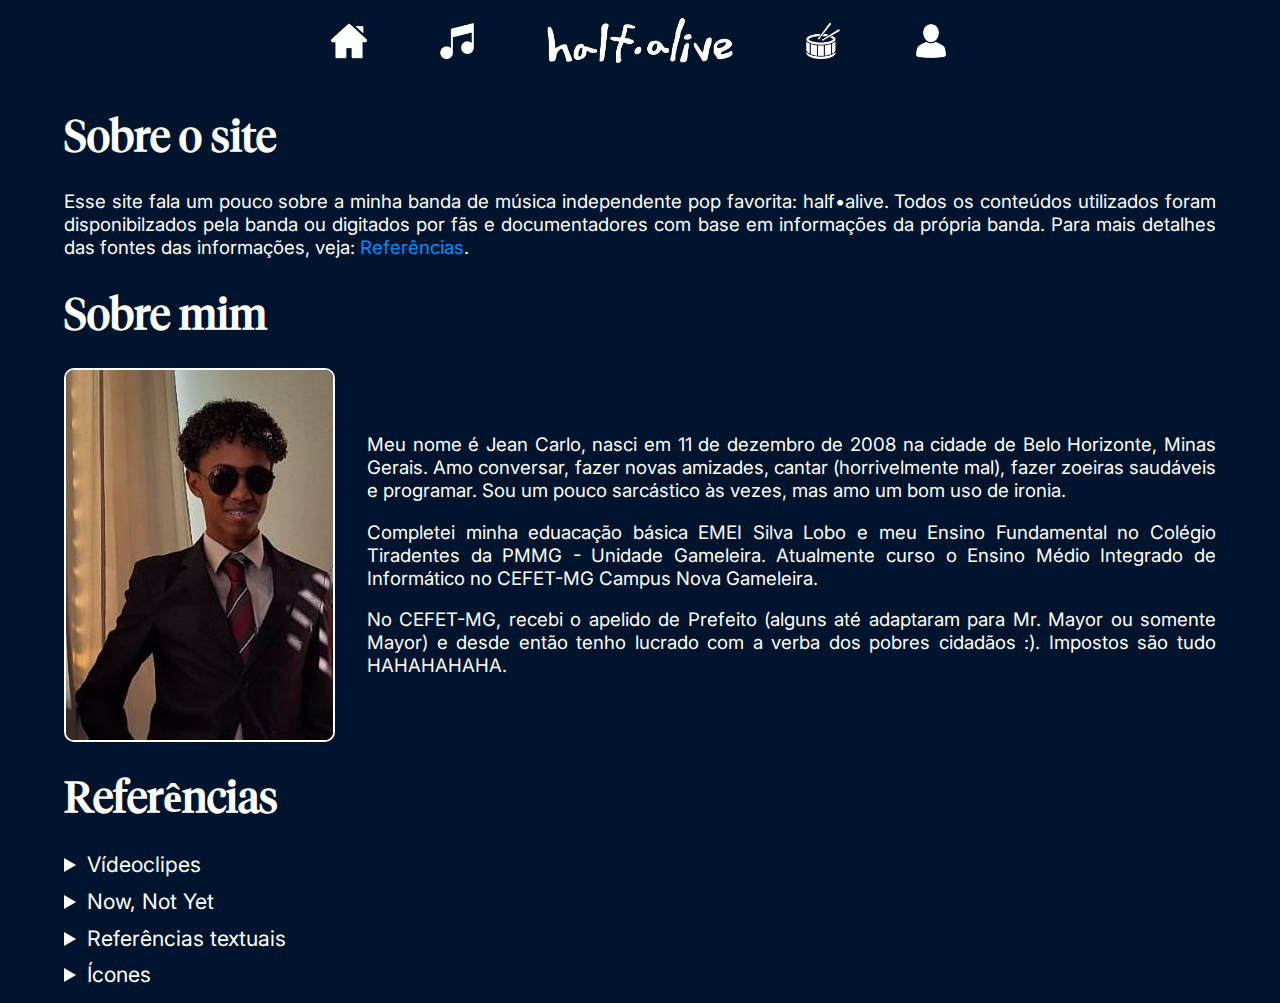
<file: sobre-mim.html>
<!DOCTYPE html>
<html lang="pt-BR">
    <head>
        <meta charset="UTF-8">
        <meta name="viewport" content="width=device-width, initial-scale=1.0">
        <title>half•alive: Sobre mim</title>
        <link rel="icon" href="favicon.webp">
        <link rel="stylesheet" href="estilos/essencial.css">
        <link rel="stylesheet" href="estilos/sobre-mim/sobre-mim.css">
        <link rel="stylesheet" href="estilos/sobre-mim/sobre-mim-small.css" media="(max-width: 800px)">
        <link rel="stylesheet" href="estilos/header/header.css">
        <link rel="stylesheet" href="estilos/header/header-medium.css" media="(min-width: 801px) and (max-width: 1600px)">
        <link rel="stylesheet" href="estilos/header/header-small.css" media="(max-width: 800px)">
    </head>
    <body>
        <header>
            <nav>
                <a href="index.html" class="item-nav">
                    <img src="imagens/icones/inicio.png" alt="">
                    <span class="titulos-nav">Início</span>
                </a>
                <a href="albuns/now-not-yet.html" class="item-nav">
                    <img src="imagens/icones/discografia.png" alt="">
                    <span class="titulos-nav">Now, Not Yet</span>
                </a>
                <img src="imagens/logos/half-alive.png" alt="">
                <a href="" class="item-nav">
                    <img src="imagens/icones/banda.png" alt="">
                    <span class="titulos-nav">Sobre a banda</span>
                </a>
                <a href="sobre-mim.html" class="item-nav">
                    <img src="imagens/icones/eu.png" alt="">
                    <span class="titulos-nav pagina-ativa">Sobre mim</span>
                </a>

                <button id="botao-hamburguer">☰</button>

                <div id="menu-hamburguer">
                    <img src="imagens/logos/half-alive.png" alt="">
                    <a href="index.html" class="item-nav">
                        <img src="imagens/icones/inicio.png" alt="">
                        <span>Início</span>
                    </a>
                    <a href="albuns/now-not-yet.html" class="item-nav">
                        <img src="imagens/icones/discografia.png" alt="">
                        <span>Now, Not Yet</span>
                    </a>
                    <a href="" class="item-nav">
                        <img src="imagens/icones/banda.png" alt="">
                        <span>Sobre a banda</span>
                    </a>
                    <a href="sobre-mim.html" class="item-nav">
                        <img src="imagens/icones/eu.png" alt="">
                        <span class="pagina-ativa">Sobre mim</span>
                    </a>

                    <button id="fechar-menu">←</button>
                </div>
            </nav>
        </header>

        <main>
            <h1>Sobre o site</h1>
            <p>Esse site fala um pouco sobre a minha banda de música independente pop favorita: half•alive. Todos os conteúdos utilizados foram disponibilzados pela banda ou digitados por fãs e documentadores com base em informações da própria banda. Para mais detalhes das fontes das informações, veja: <a href="#referencias">Referências</a>.</p>

            <h1>Sobre mim</h1>
            <section id="sobre-mim">
                <img src="imagens/misc/eu.jpeg" alt="" id="minha-foto">
                <article>
                    <p>Meu nome é Jean Carlo, nasci em 11 de dezembro de 2008 na cidade de Belo Horizonte, Minas Gerais. Amo conversar, fazer novas amizades, cantar (horrivelmente mal), fazer zoeiras saudáveis e programar. Sou um pouco sarcástico às vezes, mas amo um bom uso de ironia.
                    </p>
                    <p>Completei minha eduacação básica EMEI Silva Lobo e meu Ensino Fundamental no Colégio Tiradentes da PMMG - Unidade Gameleira. Atualmente curso o Ensino Médio Integrado de Informático no CEFET-MG Campus Nova Gameleira.</p>
                    <p>No CEFET-MG, recebi o apelido de Prefeito (alguns até adaptaram para Mr. Mayor ou somente Mayor) e desde então tenho lucrado com a verba dos pobres cidadãos :). Impostos são tudo HAHAHAHAHA.</p>
                </article>
            </section>

            <h1 id="referencias">Referências</h1>
            <details>
                <summary>Vídeoclipes</summary>
                <ol>
                    <li><a href="https://youtu.be/ukcrlVnsAvM?si=flESY5ZLaLQIGJXT">Sophie's House</a></li>
                    <li><a href="https://youtu.be/_g8x-ER2n70?si=yFsf2WxfmAnoVduO">Did I Make You Up?</a></li>
                    <li><a href="https://youtu.be/WUbnO5hz_-U?si=b9ebaVft2aPxLy8f">Summerland</a></li>
                    <li><a href="https://youtu.be/KOOhPfMbuIQ?si=vnNyk1JpMnzpTWsG">still feel.</a></li>
                    <li><a href="https://youtu.be/rYInjpV75dY?si=J98_O3hnMF07ZGVH">TIME 2</a></li>
                    <li><a href="https://youtu.be/L1hrCRH8vqM?si=oMqsFho483-vWIWd">Nobody (feat. Dodie)</a></li>
                    <li><a href="https://youtu.be/vyhuxgok3ek?si=yFCAltIMFEzZabVc">What's Wrong</a></li>
                    <li><a href="https://youtu.be/ppIap1BNV0Y?si=KoMZ2ietKPRG8HBQ">Subliminal</a></li>
                </ol>
            </details>
            <details>
                <summary>Now, Not Yet</summary>
                <ol>
                    <li><a href="https://youtu.be/VxE_Peq6v7I?si=fqlN_X-QG242yD8o">ok ok?</a></li>
                    <li><a href="https://youtu.be/2x5Qpk3ZNYU?si=NtfrJMiLsTDgGhHK">RUNAWAY</a></li>
                    <li><a href="https://youtu.be/vfUVd_-TQuA?si=J-9ugBGK7N-da3Sl">Maybe</a></li>
                    <li><a href="https://youtu.be/joeGwyvFlY0?si=hbi60gkWk6uvFEUc">the notion</a></li>
                    <li><a href="https://youtu.be/KOOhPfMbuIQ?si=UWL7AoMEFBiDo0Bc">still feel.</a></li>
                    <li><a href="https://youtu.be/HK-mqyF3dV0?si=2z9GH4ACBzJpD-AR">TrusT</a></li>
                    <li><a href="https://youtu.be/ob2uHIiW3II?si=pEWZ5fvEUswF1q8R">arrow</a></li>
                    <li><a href="https://youtu.be/a0KQfv2_bTs?si=jEhH3e_3hrwhjZhX">Pure Gold</a></li>
                    <li><a href="https://youtu.be/JVS9YBSM2O0?si=z2I4vorHuCw78rv-">ice cold.</a></li>
                    <li><a href="https://youtu.be/gPrZF7ISTYE?si=O6l6jA1DSRyjHu0m">Rest</a></li>
                    <li><a href="https://youtu.be/cpvPZotXofQ?si=50D3Idmu3cE0Y-8T">BREAKFAST</a></li>
                    <li><a href="https://youtu.be/nHNPT_QPQ_U?si=7Ymryntjj1YnvJsq">creature</a></li>
                </ol>
                <ul>
                    <li><a href="https://youtu.be/YwspzJNOudI?si=mwQD_6N0hd70eegL">half•alive - still feel. (Jimmy Kimmel Live!)</a></li>
                    <li><a href="https://www.youtube.com/watch?v=5MZvMEfqxGo">half•alive - NPR Tiny Desk Concert</a></li>
                </ul>
            </details>
            <details>
                <summary>Referências textuais</summary>
                <ul>
                    <li><a href="https://en.wikipedia.org/wiki/Half_Alive_(band)">Wikipedia - Half Alive (band)</a></li>
                    <li><a href="https://half-alive-band.fandom.com/wiki/Half%E2%80%A2alive_Band_Wiki">Fandom - Half•alive Band Wiki</a></li>
                </ul>
            </details>
            <details>
                <summary>Ícones</summary>
                <ul>
                    <li><a href="https://www.flaticon.com/free-icon/home_846551">Freepik - Home free icon</a></li>
                    <li><a href="https://www.flaticon.com/free-icon/musical-note_461146">Freepik - Musical Note free icon</a></li>
                    <li><a href="https://www.flaticon.com/free-icon/drum-kit_12000354">VectorPortal - Drum Kit free icon</a></li>
                    <li><a href="https://www.flaticon.com/free-icon/user_16809335">juicy_fish - User free icon</a></li>
                    <li><a href="https://www.flaticon.com/free-icon/volume-down_6996057">Bharat Icons - Volume Down free icon</a></li>
                    <li><a href="https://www.flaticon.com/free-icon/volume-up_6996058">Bharat Icons - Volume Up free icon</a></li>
                    <li><a href="https://www.flaticon.com/free-icon/play-button_109197">Freepik - Play Button free icon</a></li>
                    <li><a href="https://www.flaticon.com/free-icon/stop_709714">Kiranshastry - Stop free icon</a></li>
                </ul>
            </details>
        </main>

        <script src="scripts/menu.js"></script>
    </body>
</html>
</file>
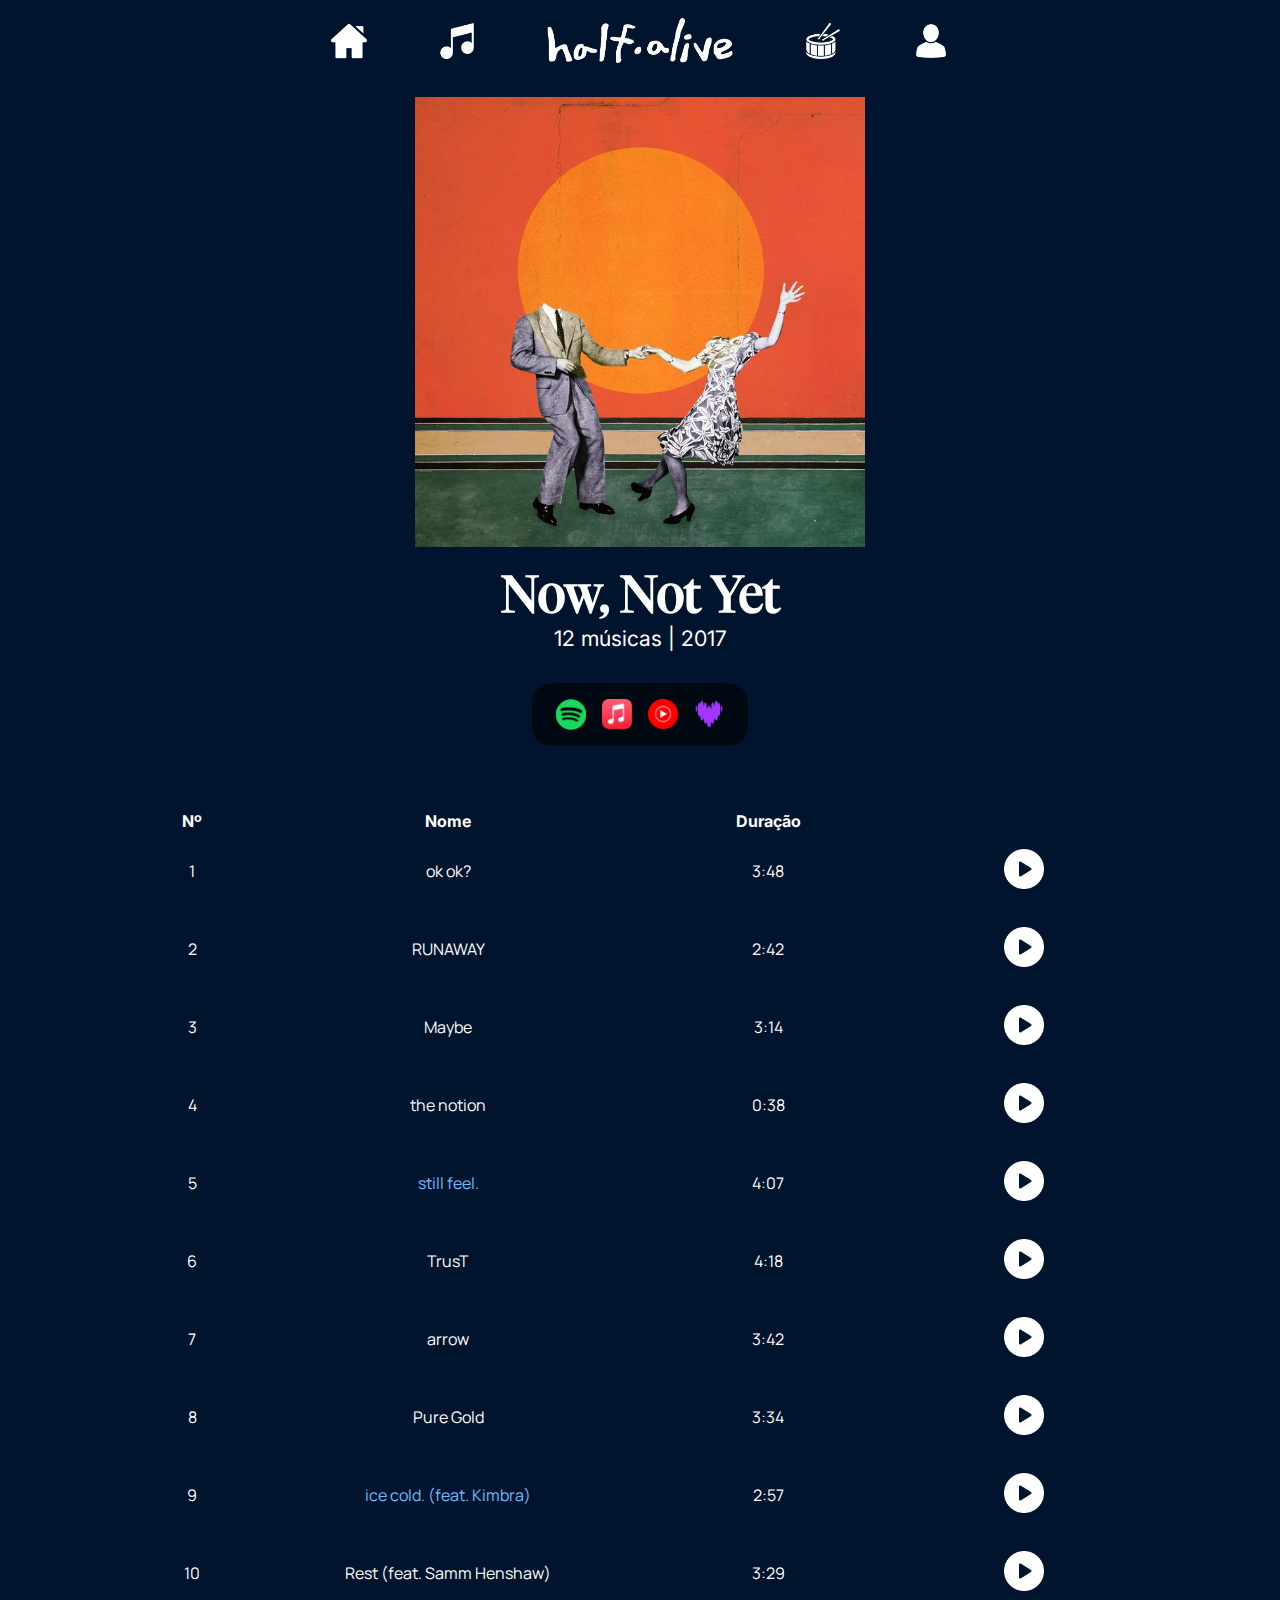
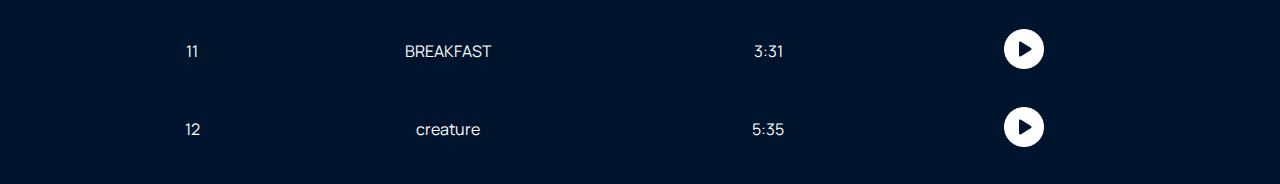
<file: albuns/now-not-yet.html>
<!DOCTYPE html>
<html lang="pt-BR">
    <head>
        <meta charset="UTF-8">
        <meta name="viewport" content="width=device-width, initial-scale=1.0">
        <title>half•alive: Now, Not Yet</title>
        <link rel="icon" href="../favicon.webp">
        <link rel="stylesheet" href="../estilos/essencial.css">
        <link rel="stylesheet" href="../estilos/albuns/albuns.css">
        <link rel="stylesheet" href="../estilos/header/header.css">
        <link rel="stylesheet" href="../estilos/header/header-medium.css" media="(min-width: 801px) and (max-width: 1600px)">
        <link rel="stylesheet" href="../estilos/header/header-small.css" media="(max-width: 800px)">
    </head>
    <body>
        <header>
            <nav>
                <a href="../index.html" class="item-nav">
                    <img src="../imagens/icones/inicio.png" alt="">
                    <span class="titulos-nav">Início</span>
                </a>
                <a href="now-not-yet.html" class="item-nav">
                    <img src="../imagens/icones/discografia.png" alt="">
                    <span class="titulos-nav pagina-ativa">Now, Not Yet</span>
                </a>
                <img src="../imagens/logos/half-alive.png" alt="">
                <a href="" class="item-nav">
                    <img src="../imagens/icones/banda.png" alt="">
                    <span class="titulos-nav">Sobre a banda</span>
                </a>
                <a href="../sobre-mim.html" class="item-nav">
                    <img src="../imagens/icones/eu.png" alt="">
                    <span class="titulos-nav">Sobre mim</span>
                </a>

                <button id="botao-hamburguer">☰</button>

                <div id="menu-hamburguer">
                    <img src="../imagens/logos/half-alive.png" alt="">
                    <a href="../index.html" class="item-nav">
                        <img src="../imagens/icones/inicio.png" alt="">
                        <span>Início</span>
                    </a>
                    <a href="now-not-yet.html" class="item-nav">
                        <img src="../imagens/icones/discografia.png" alt="">
                        <span class="pagina-ativa">Now, Not Yet</span>
                    </a>
                    <a href="" class="item-nav">
                        <img src="../imagens/icones/banda.png" alt="">
                        <span>Sobre a banda</span>
                    </a>
                    <a href="../sobre-mim.html" class="item-nav">
                        <img src="../imagens/icones/eu.png" alt="">
                        <span>Sobre mim</span>
                    </a>

                    <button id="fechar-menu">←</button>
                </div>
            </nav>
        </header>

        <main>
            <img src="../imagens/albuns/now_not_yet.jpg" alt="" id="capa-album">

            <h1>Now, Not Yet</h1>
            <p>12 músicas | 2017</p>
            <div class="streaming-apps">
                <a href="https://open.spotify.com/intl-pt/album/2KSWrd22LGc0Hmqs2Z5i7z" target="_blank">
                    <img src="../imagens/logos/spotify.png" alt="">
                </a>
                <a href="https://music.apple.com/br/album/now-not-yet/1467958791" target="_blank">
                    <img src="../imagens/logos/apple_music.png" alt="">
                </a>
                <a href="https://music.youtube.com/playlist?list=OLAK5uy_kTWy6IETdrAC_a3j8B03G2l0LXYuYr6Ms" target="_blank">
                    <img src="../imagens/logos/yt_music.png" alt="">
                </a>
                <a href="https://www.deezer.com/pt/album/106079792" target="_blank">
                    <img src="../imagens/logos/deezer.webp" alt="">
                </a>
            </div>

            <table>
                <thead>
                    <tr id="head-texto">
                        <th>Nº</th>
                        <th>Nome</th>
                        <th>Duração</th>
                        <th>&nbsp;</th>
                    </tr>
                    <tr id="head-icones">

                    </tr>
                </thead>
                <tbody>
                    <tr>
                        <td>1</td>
                        <td>ok ok?</td>
                        <td>3:48</td>
                        <td>
                            <button onclick="inicializarAudio(0)"><img src="../imagens/misc/ui/play.png" class="botoes-audio" alt=""></button>
                        </td>
                    </tr>
                    <tr>
                        <td>2</td>
                        <td>RUNAWAY</td>
                        <td>2:42</td>
                        <td>
                            <button onclick="inicializarAudio(1)"><img src="../imagens/misc/ui/play.png" class="botoes-audio" alt=""></button>
                        </td>
                    </tr>
                    <tr>
                        <td>3</td>
                        <td>Maybe</td>
                        <td>3:14</td>
                        <td>
                            <button onclick="inicializarAudio(2)"><img src="../imagens/misc/ui/play.png" class="botoes-audio" alt=""></button>
                        </td>
                    </tr>
                    <tr>
                        <td>4</td>
                        <td>the notion</td>
                        <td>0:38</td>
                        <td>
                            <button onclick="inicializarAudio(3)"><img src="../imagens/misc/ui/play.png" class="botoes-audio" alt=""></button>
                        </td>
                    </tr>
                    <tr>
                        <td>5</td>
                        <td><span onclick="mostrarEasterEgg(1)">still feel.</span></td>
                        <td>4:07</td>
                        <td>
                            <button onclick="inicializarAudio(4)"><img src="../imagens/misc/ui/play.png" class="botoes-audio" alt=""></button>
                        </td>
                    </tr>
                    <tr id="easter-egg1">
                        <td>-</td>
                        <td>still feel. (Jimmy Kimmel Live)</td>
                        <td>4:20</td>
                        <td>
                            <button onclick="inicializarAudio(5)"><img src="../imagens/misc/ui/play.png" class="botoes-audio" alt=""></button>
                        </td>
                    </tr>
                    <tr>
                        <td>6</td>
                        <td>TrusT</td>
                        <td>4:18</td>
                        <td>
                            <button onclick="inicializarAudio(6)"><img src="../imagens/misc/ui/play.png" class="botoes-audio" alt=""></button>
                        </td>
                    </tr>
                    <tr>
                        <td>7</td>
                        <td>arrow</td>
                        <td>3:42</td>
                        <td>
                            <button onclick="inicializarAudio(7)"><img src="../imagens/misc/ui/play.png" class="botoes-audio" alt=""></button>
                        </td>
                    </tr>
                    <tr>
                        <td>8</td>
                        <td>Pure Gold</td>
                        <td>3:34</td>
                        <td>
                            <button onclick="inicializarAudio(8)"><img src="../imagens/misc/ui/play.png" class="botoes-audio" alt=""></button>
                        </td>
                    </tr>
                    <tr>
                        <td>9</td>
                        <td><span onclick="mostrarEasterEgg(2)">ice cold. (feat. Kimbra)</span></td>
                        <td>2:57</td>
                        <td>
                            <button onclick="inicializarAudio(9)"><img src="../imagens/misc/ui/play.png" class="botoes-audio" alt=""></button>
                        </td>
                    </tr>
                    <tr id="easter-egg2">
                        <td>-</td>
                        <td>ice cold. (NPR Tiny Desk Concert)</td>
                        <td>2:51</td>
                        <td>
                            <button onclick="inicializarAudio(10)"><img src="../imagens/misc/ui/play.png" class="botoes-audio" alt=""></button>
                        </td>
                    </tr>
                    <tr>
                        <td>10</td>
                        <td>Rest (feat. Samm Henshaw)</td>
                        <td>3:29</td>
                        <td>
                            <button onclick="inicializarAudio(11)"><img src="../imagens/misc/ui/play.png" class="botoes-audio" alt=""></button>
                        </td>
                    </tr>
                    <tr>
                        <td>11</td>
                        <td>BREAKFAST</td>
                        <td>3:31</td>
                        <td>
                            <button onclick="inicializarAudio(12)"><img src="../imagens/misc/ui/play.png" class="botoes-audio" alt=""></button>
                        </td>
                    </tr>
                    <tr>
                        <td>12</td>
                        <td>creature</td>
                        <td>5:35</td>
                        <td>
                            <button onclick="inicializarAudio(13)"><img src="../imagens/misc/ui/play.png" class="botoes-audio" alt=""></button>
                        </td>
                    </tr>
                </tbody>
            </table>

            <audio src="" id="audio"></audio>
        </main>

        <script src="../scripts/menu.js"></script>
        <script src="../scripts/musicas-albuns.js"></script>
        <script src="../scripts/easter-eggs.js"></script>
        <script type="text/javascript">
            const fontesAudio = [
                "https://jeanc4rlo.github.io/half-alive/audios/ok-ok.mp3",
                "https://jeanc4rlo.github.io/half-alive/audios/runaway.mp3",
                "https://jeanc4rlo.github.io/half-alive/audios/maybe.mp3",
                "https://jeanc4rlo.github.io/half-alive/audios/the-notion.mp3",
                "https://jeanc4rlo.github.io/half-alive/audios/still-feel.mp3",
                "https://jeanc4rlo.github.io/half-alive/audios/still-feel-2.mp3",
                "https://jeanc4rlo.github.io/half-alive/audios/trust.mp3",
                "https://jeanc4rlo.github.io/half-alive/audios/arrow.mp3",
                "https://jeanc4rlo.github.io/half-alive/audios/pure-gold.mp3",
                "https://jeanc4rlo.github.io/half-alive/audios/ice-cold.mp3",
                "https://jeanc4rlo.github.io/half-alive/audios/ice-cold-2.mp3",
                "https://jeanc4rlo.github.io/half-alive/audios/rest.mp3",
                "https://jeanc4rlo.github.io/half-alive/audios/breakfast.mp3",
                "https://jeanc4rlo.github.io/half-alive/audios/creature.mp3"
            ]
        </script>
    </body>
</html>
</file>
<file: estilos/essencial.css>
/* CONFIGURAÇÕES GLOBAIS */

html {
    scroll-behavior: smooth;
}

body {
    margin: 0 5vw 1em;
    background-color: rgb(0, 20, 45);
}

img {
    display: block;
}

a {
    text-decoration: none;
}

summary:hover {
    cursor: pointer;
}

.streaming-apps {
    display: flex;
    background-color: rgba(0, 0, 0, 0.6);
    height: fit-content;
    width: fit-content;
}

/* CORES */

p, h1, summary, details, td, th {
    color: white;
}

a {
    color: rgb(0, 140, 255);
}

main a:hover {
    color: rgb(110, 190, 255);
    text-decoration: underline;
}

main a:active {
    color: rgb(110, 190, 255);
}

.item-nav {
    color: white;
}

#botao-hamburguer {
    color: white;
}

#fechar-menu {
    color: white;
}

/* TAMANHOS DE FONTE */

p {
    font-size: 16pt;
}

h1 {
    font-size: 38pt;
}

details {
    font-size: 16pt;
}

.item-nav {
    font-size: 14pt;
}

#botao-hamburguer {
    font-size: 3vh;
}

#fechar-menu {
    font-size: 26pt;
}

/* FONTES */

h1 {
    font-family: Tiempos Fine, serif;
}

p, summary, th {
    font-family: Inter;
}

details, td {
    font-family: Manrope;
}

#intro-texto p {
    font-weight: 900;
}

#fechar-menu {
    font-family: Inter;
}

/* CONFIGURAÇÃO DE FONTES */

@font-face {
    font-family: Inter;
    src: url("../fontes/Inter/Inter-VariableFont_opsz\,wght.ttf");
}

@font-face {
    font-family: Manrope;
    src: url("../fontes/Manrope/Manrope-VariableFont_wght.ttf");
}

@font-face {
    font-family: Tiempos Fine;
    src: url("../fontes/Tiempos Fine/TestTiemposFine-Regular.otf")
}
</file>
<file: estilos/sobre-mim/sobre-mim.css>
#sobre-mim {
    display: flex;
    gap: 2em;
    align-items: center;
}

#minha-foto {
    display: block;
    border: 2px solid white;
    border-radius: 10px;
    object-fit: cover;
    object-position: 80% center;
}

details {
    margin: 0.5em 0;
}

details li {
    padding-left: 0.5em;
}

p {
    text-align: justify;
    font-size: 14pt;
}

h1 {
    font-size: 32pt;
}
</file>
<file: estilos/sobre-mim/sobre-mim-small.css>
#sobre-mim {
    flex-direction: column;
}
</file>
<file: estilos/header/header.css>
nav {
    min-height: 9vh;
    position: relative;
    display: flex;
    justify-content: center;
    align-items: center;
    grid-column: 1 / 4;
    grid-row: 1 / 2;
    gap: 4.5em;
}

nav > img {
    height: 5vh;
}

.item-nav {
    display: flex;
    gap: 1em;
    align-items: center;
}

.item-nav img {
    height: 4vh;
}

.titulos-nav {
    position: relative;
}

.titulos-nav::after {
    content: "";
    position: absolute;
    background-color: white;
    left: 0;
    right: 0;
    bottom: -5px;
    height: 2px;
    transform: scaleX(0);
    transition: transform 400ms ease-in-out;
}

.item-nav:hover .titulos-nav::after {
    transform: scaleX(1);
}

.pagina-ativa {
    position: relative;
}

.pagina-ativa::after {
    content: "";
    position: absolute;
    background-color: white;
    left: 0;
    right: 0;
    bottom: -5px;
    height: 2px;
    transform: scaleX(0.2);
}

#menu-hamburguer, #fechar-menu {
    transition: left 800ms ease-in-out;
}

#menu-hamburguer {
    display: flex;
    justify-content: center;
    flex-direction: column;
    gap: 2em;
    position: fixed;
    top: 0;
    bottom: 0;
    left: calc(-60vw - 2em);
    width: 60vw;
    padding-left: 2em;
    background-color: rgb(0, 30, 80);
    z-index: 1;
}

#botao-hamburguer {
    position: absolute;
    left: 5vw;
    background-color: initial;
    border: none;
    display: none;
}

#botao-hamburguer:hover, #fechar-menu:hover {
    cursor: pointer;
}

#fechar-menu {
    position: fixed;
    left: calc(-60vw - 2em);
    top: 2vw;
    background-color: initial;
    border: none;
}

.menu-aberto {
    left: 0 !important;
}

.deslocar-seta {
    left: 55vw !important;
}

#menu-hamburguer > img {
    width: 60%;
    margin-bottom: 4em;
}

.item-nav {
    font-family: Manrope;
    font-weight: 400;
}

.pagina-ativa {
    font-weight: 900;
}
</file>
<file: estilos/header/header-medium.css>
#botao-hamburguer {
    display: none;
}

.titulos-nav {
    display: none;
}

.item-nav img {
    height: 4vh;
}
</file>
<file: estilos/header/header-small.css>
#botao-hamburguer {
    display: block;
}

nav > .item-nav {
    display: none;
}

.item-nav {
    font-size: 12pt;
}
</file>
<file: estilos/albuns/albuns.css>
#capa-album {
    display: flex;
    max-width: 80vw;
    max-height: 50vh;
    margin: 1rem auto 0;
}

h1 {
    margin: 1rem 0 0;
}

p {
    margin: 0;
}

h1, p {
    text-align: center;
}

.streaming-apps {
    gap: 1em;
    padding: 1em 1.5em 1em;
    margin: 2rem auto 4rem;
    border-radius: 20px;
}

.streaming-apps img {
    max-width: 30px;
}

td {
    padding: 1em 0;
}

button {
    background-color: initial;
    border: none;
}

button img {
    width: 3em;
}

button:hover, button *:hover {
    cursor: pointer;
}

table {
    margin: 0 auto;
    border-collapse: collapse;
}

table * {
    text-align: center;
    cursor: default;
}

td span {
    color: rgb(110, 190, 255);
    cursor: pointer;
}

tr td:nth-of-type(1) {
    width: 10vw;
}

tr td:nth-of-type(2) {
    width: 30vw;
}

tr td:nth-of-type(3) {
    width: 20vw;
}

tr td:nth-of-type(4) {
    width: 20vw;
}

#easter-egg1, #easter-egg2 {
    display: none;
}

.easter-egg-visivel {
    display: table-row !important;
    background-color: rgb(0, 60, 110);
}

@media (max-width: 800px) {
    h1 {
        font-size: 32pt;
    }
}
</file>
